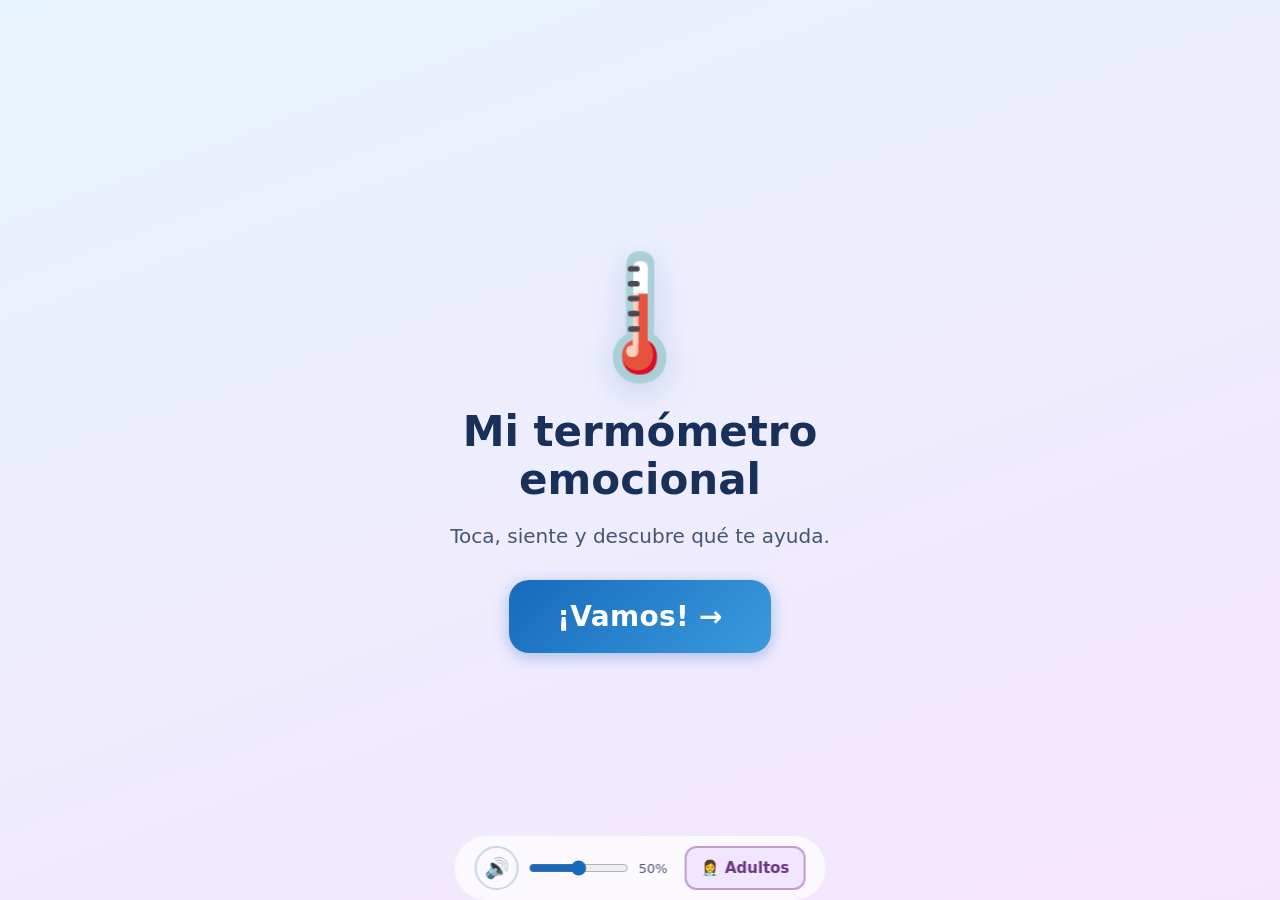
<file: index.html>
<!doctype html>
<html lang="es">
<head>
  <meta charset="utf-8">
  <meta name="viewport" content="width=device-width, initial-scale=1, viewport-fit=cover, user-scalable=no">
  <meta name="theme-color" content="#5b86e5">
  <meta name="mobile-web-app-capable" content="yes">
  <meta name="apple-mobile-web-app-capable" content="yes">
  <meta name="apple-mobile-web-app-status-bar-style" content="default">
  <meta name="apple-mobile-web-app-title" content="Termómetro">
  <meta name="description" content="Herramienta terapéutica para niños: identifica tus emociones y aprende a regularlas.">
  <title>Mi termómetro emocional</title>

  <!-- PWA Manifest -->
  <link rel="manifest" href="./manifest.webmanifest">

  <!-- Icons -->
  <link rel="icon" type="image/png" sizes="192x192" href="./icons/icon-192.png">
  <link rel="apple-touch-icon" href="./icons/icon-192.png">

  <!-- Styles -->
  <link rel="stylesheet" href="./css/main.css">
</head>
<body>

<!-- ============================================================
     PANTALLA DE BIENVENIDA
============================================================ -->
<div id="screen-welcome" class="screen active" role="main">
  <div class="welcome-content">
    <div class="thermo-logo" aria-hidden="true">🌡️</div>
    <h1>Mi termómetro<br>emocional</h1>
    <p class="welcome-sub">Toca, siente y descubre qué te ayuda.</p>
    <button class="btn-primary btn-large" id="btn-start">
      ¡Vamos! →
    </button>
  </div>
  <!-- Sound controls always visible -->
  <div class="sound-bar" role="group" aria-label="Controles de sonido">
    <button class="sound-toggle" id="sound-toggle" aria-label="Sonido activado, toca para apagar" aria-pressed="true">
      <span class="sound-icon">🔊</span>
    </button>
    <input type="range" id="volume-slider" min="0" max="1" step="0.1" value="0.5"
           aria-label="Volumen" class="volume-slider">
    <span class="volume-label" id="volume-label" aria-live="polite">50%</span>
    <!-- Adult panel link -->
    <button class="btn-adult" id="btn-adult-panel" aria-label="Panel para profesionales">
      👩‍⚕️ Adultos
    </button>
  </div>
</div>

<!-- ============================================================
     PANTALLA 1: IDENTIFICO MI EMOCIÓN
============================================================ -->
<div id="screen-emotion" class="screen" role="main" aria-label="Paso 1: ¿Qué emoción siento?">
  <header class="screen-header">
    <button class="btn-back" id="back-from-emotion" aria-label="Volver al inicio">←</button>
    <div class="step-indicator" aria-label="Paso 1 de 5">
      <span class="step active" aria-current="step">1</span>
      <span class="step">2</span><span class="step">3</span><span class="step">4</span><span class="step">5</span>
    </div>
    <div class="sound-bar mini">
      <button class="sound-toggle" id="sound-toggle-2" aria-pressed="true" aria-label="Sonido">🔊</button>
    </div>
  </header>

  <div class="screen-body">
    <h2 class="screen-title">¿Qué emoción siento?</h2>
    <p class="screen-hint">Toca la que se parezca más a lo que sientes ahora.</p>

    <div class="emotion-grid" id="emotion-grid" role="group" aria-label="Emociones">
      <!-- Generated by JS -->
    </div>

    <div class="custom-emotion-wrap">
      <p class="small-hint">¿Sientes algo diferente?</p>
      <div class="custom-emotion-row">
        <input type="text" id="custom-emotion-input" class="custom-input"
               placeholder="Escribe tu emoción…" aria-label="Escribe tu propia emoción"
               maxlength="30">
        <button class="btn-secondary" id="btn-add-emotion">+ Añadir</button>
      </div>
    </div>

    <button class="btn-primary btn-next" id="btn-go-thermo" disabled>
      Siguiente →
    </button>
  </div>
</div>

<!-- ============================================================
     PANTALLA 2: TERMÓMETRO
============================================================ -->
<div id="screen-thermo" class="screen" role="main" aria-label="Paso 2: ¿Qué tan fuerte se siente?">
  <header class="screen-header">
    <button class="btn-back" id="back-from-thermo" aria-label="Volver">←</button>
    <div class="step-indicator" aria-label="Paso 2 de 5">
      <span class="step done">1</span>
      <span class="step active" aria-current="step">2</span>
      <span class="step">3</span><span class="step">4</span><span class="step">5</span>
    </div>
    <div class="sound-bar mini">
      <button class="sound-toggle" id="sound-toggle-3" aria-pressed="true" aria-label="Sonido">🔊</button>
    </div>
  </header>

  <div class="screen-body thermo-layout">
    <h2 class="screen-title">¿Qué tan fuerte se siente?</h2>
    <p class="screen-hint">Desliza el termómetro o tócalo directamente.</p>

    <div class="thermo-area">
      <!-- Visual thermometer (touch-draggable) -->
      <div class="thermo-wrap" role="presentation">
        <div class="thermo-labels" aria-hidden="true">
          <span>10</span><span>9</span><span>8</span><span>7</span><span>6</span>
          <span>5</span><span>4</span><span>3</span><span>2</span><span>1</span><span>0</span>
        </div>
        <div class="thermo-tube-wrap" id="thermo-tube-wrap">
          <div class="thermo-tube" id="thermo-tube" aria-hidden="true">
            <div class="thermo-fill" id="thermo-fill"></div>
            <div class="thermo-handle" id="thermo-handle" role="presentation"></div>
          </div>
          <div class="thermo-bulb" aria-hidden="true" id="thermo-bulb"></div>
        </div>
        <div class="thermo-zones" aria-hidden="true">
          <div class="zone-label zone-high">😰 Alta</div>
          <div class="zone-label zone-mid">😬 Moderada</div>
          <div class="zone-label zone-low">😌 Leve</div>
          <div class="zone-label zone-calm">😊 Calma</div>
        </div>
      </div>

      <div class="thermo-info">
        <div class="thermo-value-display" aria-live="polite" aria-label="Nivel de emoción">
          <span class="thermo-number" id="thermo-number">5</span>
          <span class="thermo-denom">/10</span>
        </div>
        <div class="thermo-zone-badge" id="thermo-zone-badge">🟡 Emoción moderada</div>
        <div class="thermo-message" id="thermo-message">Puedo hacer una pausa y buscar una herramienta.</div>

        <!-- Accessible range input as alternative -->
        <div class="range-wrap">
          <label for="level-slider" class="visually-hidden">Intensidad de la emoción (0–10)</label>
          <input type="range" id="level-slider" min="0" max="10" value="5" step="1"
                 class="level-range" aria-valuetext="5 de 10">
        </div>

        <!-- Body sensation preview -->
        <div class="body-preview" aria-hidden="true">
          <div class="body-figure" id="body-figure">
            <div class="body-dot head" id="dot-head"></div>
            <div class="body-dot chest" id="dot-chest"></div>
            <div class="body-dot belly" id="dot-belly"></div>
            <div class="body-dot hands" id="dot-hands"></div>
          </div>
        </div>
      </div>
    </div>

    <button class="btn-primary btn-next" id="btn-go-body">
      Siguiente →
    </button>
  </div>
</div>

<!-- ============================================================
     PANTALLA 3: CONCIENCIA CORPORAL
============================================================ -->
<div id="screen-body" class="screen" role="main" aria-label="Paso 3: ¿Dónde lo siento en mi cuerpo?">
  <header class="screen-header">
    <button class="btn-back" id="back-from-body" aria-label="Volver">←</button>
    <div class="step-indicator" aria-label="Paso 3 de 5">
      <span class="step done">1</span><span class="step done">2</span>
      <span class="step active" aria-current="step">3</span>
      <span class="step">4</span><span class="step">5</span>
    </div>
    <div class="sound-bar mini">
      <button class="sound-toggle" id="sound-toggle-4" aria-pressed="true" aria-label="Sonido">🔊</button>
    </div>
  </header>

  <div class="screen-body">
    <h2 class="screen-title">¿Dónde lo siento en mi cuerpo?</h2>
    <p class="screen-hint">Puedes elegir todas las que quieras, o ninguna.</p>

    <div class="body-sensations-grid" id="body-sensations-grid"
         role="group" aria-label="Sensaciones corporales">
      <!-- Generated by JS -->
    </div>

    <p class="body-note small-hint">
      Las sensaciones son información de tu cuerpo. No hay respuestas incorrectas.
    </p>

    <button class="btn-primary btn-next" id="btn-go-tools">
      Siguiente →
    </button>
  </div>
</div>

<!-- ============================================================
     PANTALLA 4: VENTANITA DE HERRAMIENTAS
============================================================ -->
<div id="screen-tools" class="screen" role="main" aria-label="Paso 4: Ventanita de herramientas">
  <header class="screen-header">
    <button class="btn-back" id="back-from-tools" aria-label="Volver">←</button>
    <div class="step-indicator" aria-label="Paso 4 de 5">
      <span class="step done">1</span><span class="step done">2</span><span class="step done">3</span>
      <span class="step active" aria-current="step">4</span>
      <span class="step">5</span>
    </div>
    <div class="sound-bar mini">
      <button class="sound-toggle" id="sound-toggle-5" aria-pressed="true" aria-label="Sonido">🔊</button>
    </div>
  </header>

  <div class="screen-body">
    <h2 class="screen-title">Mi ventanita de herramientas</h2>

    <!-- Illustrated door/window -->
    <div class="window-scene" id="window-scene">
      <div class="window-door" id="window-door" role="button"
           tabindex="0" aria-expanded="false"
           aria-label="Abrir ventanita de herramientas">
        <div class="door-frame">
          <div class="door-panel left-panel">
            <div class="door-decoration">🌟</div>
          </div>
          <div class="door-panel right-panel">
            <div class="door-decoration">✨</div>
          </div>
          <div class="door-label">Toca para abrir 🚪</div>
        </div>
      </div>

      <!-- Tools revealed after opening -->
      <div class="tools-content hidden" id="tools-content" aria-live="polite">
        <p class="tools-intro">¿Qué me gustaría probar?</p>
        <div class="tools-grid" id="tools-grid" role="group" aria-label="Herramientas de regulación">
          <!-- Generated by JS -->
        </div>

        <!-- Breathing guide (shown when breathing is selected) -->
        <div class="breathing-guide hidden" id="breathing-guide" aria-live="polite">
          <div class="breath-circle" id="breath-circle">
            <span class="breath-text" id="breath-text">Inhala</span>
          </div>
          <p class="breath-instruction" id="breath-instruction">Respira despacio con el círculo</p>
          <button class="btn-secondary" id="btn-stop-breathing">Listo ✓</button>
        </div>

        <div class="selected-tool-feedback" id="tool-feedback" aria-live="polite"></div>

        <!-- Re-measure after tool -->
        <div class="re-measure-section" id="re-measure-section">
          <h3 class="re-measure-title">¿Cómo me siento ahora?</h3>
          <p class="re-measure-hint">No necesitas llegar a cero para estar bien. ¡Cualquier cambio cuenta!</p>
          <div class="mini-thermo-wrap">
            <label for="after-slider" class="visually-hidden">Intensidad después (0–10)</label>
            <div class="after-value-display">
              <span class="after-number" id="after-number">5</span>
              <span class="thermo-denom">/10</span>
            </div>
            <input type="range" id="after-slider" min="0" max="10" value="5" step="1"
                   class="level-range" aria-valuetext="5 de 10">
          </div>
          <button class="btn-primary" id="btn-go-summary">
            Ver mi recorrido →
          </button>
        </div>
      </div>
    </div>
  </div>
</div>

<!-- ============================================================
     PANTALLA 5: MI RECORRIDO (SUMMARY)
============================================================ -->
<div id="screen-summary" class="screen" role="main" aria-label="Paso 5: Mi recorrido">
  <header class="screen-header">
    <button class="btn-back" id="back-from-summary" aria-label="Volver">←</button>
    <div class="step-indicator" aria-label="Paso 5 de 5">
      <span class="step done">1</span><span class="step done">2</span>
      <span class="step done">3</span><span class="step done">4</span>
      <span class="step active" aria-current="step">5</span>
    </div>
    <div class="sound-bar mini">
      <button class="sound-toggle" id="sound-toggle-6" aria-pressed="true" aria-label="Sonido">🔊</button>
    </div>
  </header>

  <div class="screen-body">
    <h2 class="screen-title">Mi recorrido de hoy 🌈</h2>

    <div class="summary-card">
      <div class="summary-row">
        <div class="summary-emotion-badge" id="summary-emotion-badge">😠</div>
        <div class="summary-col">
          <div class="summary-label">Sentí</div>
          <div class="summary-value" id="summary-emotion-name">Enojo</div>
        </div>
      </div>

      <div class="journey-bar" aria-label="Mi recorrido">
        <div class="journey-step">
          <div class="journey-dot before-dot">
            <span class="journey-number" id="summary-before">5</span>
          </div>
          <div class="journey-desc">Antes</div>
        </div>
        <div class="journey-arrow">→</div>
        <div class="journey-step">
          <div class="journey-dot tool-dot">
            <span class="journey-icon" id="summary-tool-icon">🌬️</span>
          </div>
          <div class="journey-desc" id="summary-tool-name">Respirar</div>
        </div>
        <div class="journey-arrow">→</div>
        <div class="journey-step">
          <div class="journey-dot after-dot">
            <span class="journey-number" id="summary-after">3</span>
          </div>
          <div class="journey-desc">Después</div>
        </div>
      </div>

      <div class="summary-body-sensations" id="summary-body-sensations">
        <!-- shown if any body sensations were selected -->
      </div>

      <div class="summary-message" id="summary-message">
        <!-- personalized message generated by JS -->
      </div>
    </div>

    <p class="affirm-note">
      🌟 Las emociones son señales, no son buenas ni malas. Pedir ayuda siempre es válido.
    </p>

    <div class="summary-actions">
      <button class="btn-secondary" id="btn-try-again">
        🔄 Intentar otra herramienta
      </button>
      <button class="btn-primary" id="btn-finish">
        ✅ Terminar
      </button>
    </div>
  </div>
</div>

<!-- ============================================================
     PANEL ADULTOS
============================================================ -->
<div id="screen-adult" class="screen" role="main" aria-label="Panel para adultos y profesionales">
  <header class="screen-header">
    <button class="btn-back" id="back-from-adult" aria-label="Volver al inicio">←</button>
    <h2 class="adult-header-title">Material para adultos</h2>
  </header>

  <div class="adult-tabs" role="tablist" aria-label="Secciones del panel adulto">
    <button role="tab" aria-selected="true" aria-controls="tab-hawkins"
            id="tab-btn-hawkins" class="adult-tab active">
      Escala de Hawkins
    </button>
    <button role="tab" aria-selected="false" aria-controls="tab-model"
            id="tab-btn-model" class="adult-tab">
      Modelo bidimensional
    </button>
  </div>

  <!-- TAB A: Hawkins -->
  <div id="tab-hawkins" role="tabpanel" aria-labelledby="tab-btn-hawkins" class="adult-panel">
    <div class="notice-box">
      <strong>⚠️ Nota importante:</strong> Esta escala es una propuesta filosófica y espiritual de David R. Hawkins
      (<em>Power vs. Force</em>, 1995). <strong>No es una escala clínica ni científicamente validada.</strong>
      No debe confundirse con los niveles médicos de conciencia (Glasgow, AVPU, etc.).
    </div>
    <h3 class="section-title">Mapa de conciencia según David R. Hawkins</h3>
    <div class="hawkins-chart-wrap">
      <canvas id="hawkins-canvas" width="700" height="520" role="img"
              aria-label="Gráfico de la escala de Hawkins del 20 al 1000"></canvas>
    </div>
    <div class="hawkins-table-wrap">
      <table class="hawkins-table" aria-label="Niveles de Hawkins con descripción">
        <thead>
          <tr><th>Nivel</th><th>Emoción asociada</th><th>Descripción</th></tr>
        </thead>
        <tbody id="hawkins-tbody">
          <!-- Generated by JS -->
        </tbody>
      </table>
    </div>
  </div>

  <!-- TAB B: Modelo bidimensional -->
  <div id="tab-model" role="tabpanel" aria-labelledby="tab-btn-model"
       class="adult-panel hidden">
    <div class="notice-box">
      <strong>📐 Modelo conceptual de trabajo:</strong> Propuesto por la profesional.
      <strong>Pendiente de validación empírica.</strong>
      La intensidad y duración no determinan por sí solas la conciencia emocional;
      una emoción intensa puede experimentarse con plena atención y autorregulación.
    </div>
    <h3 class="section-title">Modelo bidimensional de experiencia emocional</h3>

    <div class="model-controls">
      <label class="model-traj-label" for="model-trajectory">Ver trayectoria:</label>
      <select id="model-trajectory" class="model-select" aria-label="Seleccionar trayectoria emocional">
        <option value="brief">Intensa y breve (ej. susto)</option>
        <option value="persistent">Moderada y persistente (ej. tristeza)</option>
        <option value="supported">Disminuye con apoyo (ej. enojo + compañía)</option>
        <option value="aware">Alta intensidad + conciencia</option>
      </select>
      <button class="btn-secondary" id="btn-model-export">💾 Exportar PNG</button>
    </div>

    <div class="model-chart-wrap">
      <canvas id="model-canvas" width="700" height="450" role="img"
              aria-label="Gráfico bidimensional: eje X duración, eje Y intensidad emocional"></canvas>
    </div>

    <div class="model-legend" id="model-legend">
      <!-- Generated by JS -->
    </div>

    <p class="model-note small-hint">
      Origen (0,0) = estado de referencia de tranquilidad. La tranquilidad no equivale a
      ausencia de conciencia emocional; es posible experimentar emociones intensas
      con plena atención y capacidad de elección.
    </p>
  </div>
</div>

<!-- ============================================================
     RESET CONFIRMATION MODAL
============================================================ -->
<div id="reset-modal" class="modal-overlay hidden" role="dialog"
     aria-modal="true" aria-labelledby="reset-modal-title">
  <div class="modal-box">
    <h3 id="reset-modal-title">¿Empezar de nuevo?</h3>
    <p>Se borrará lo que registraste en esta sesión.</p>
    <div class="modal-actions">
      <button class="btn-secondary" id="reset-cancel">No, seguir</button>
      <button class="btn-danger" id="reset-confirm">Sí, empezar</button>
    </div>
  </div>
</div>

<!-- Scripts -->
<script src="./js/sounds.js"></script>
<script src="./js/state.js"></script>
<script src="./js/thermometer.js"></script>
<script src="./js/tools.js"></script>
<script src="./js/adult.js"></script>
<script src="./js/app.js"></script>

<!-- PWA Service Worker registration -->
<script>
  if ('serviceWorker' in navigator) {
    window.addEventListener('load', () => {
      navigator.serviceWorker.register('./service-worker.js')
        .then(reg => console.log('SW registrado:', reg.scope))
        .catch(err => console.warn('SW no registrado:', err));
    });
  }
</script>
</body>
</html>
</file>
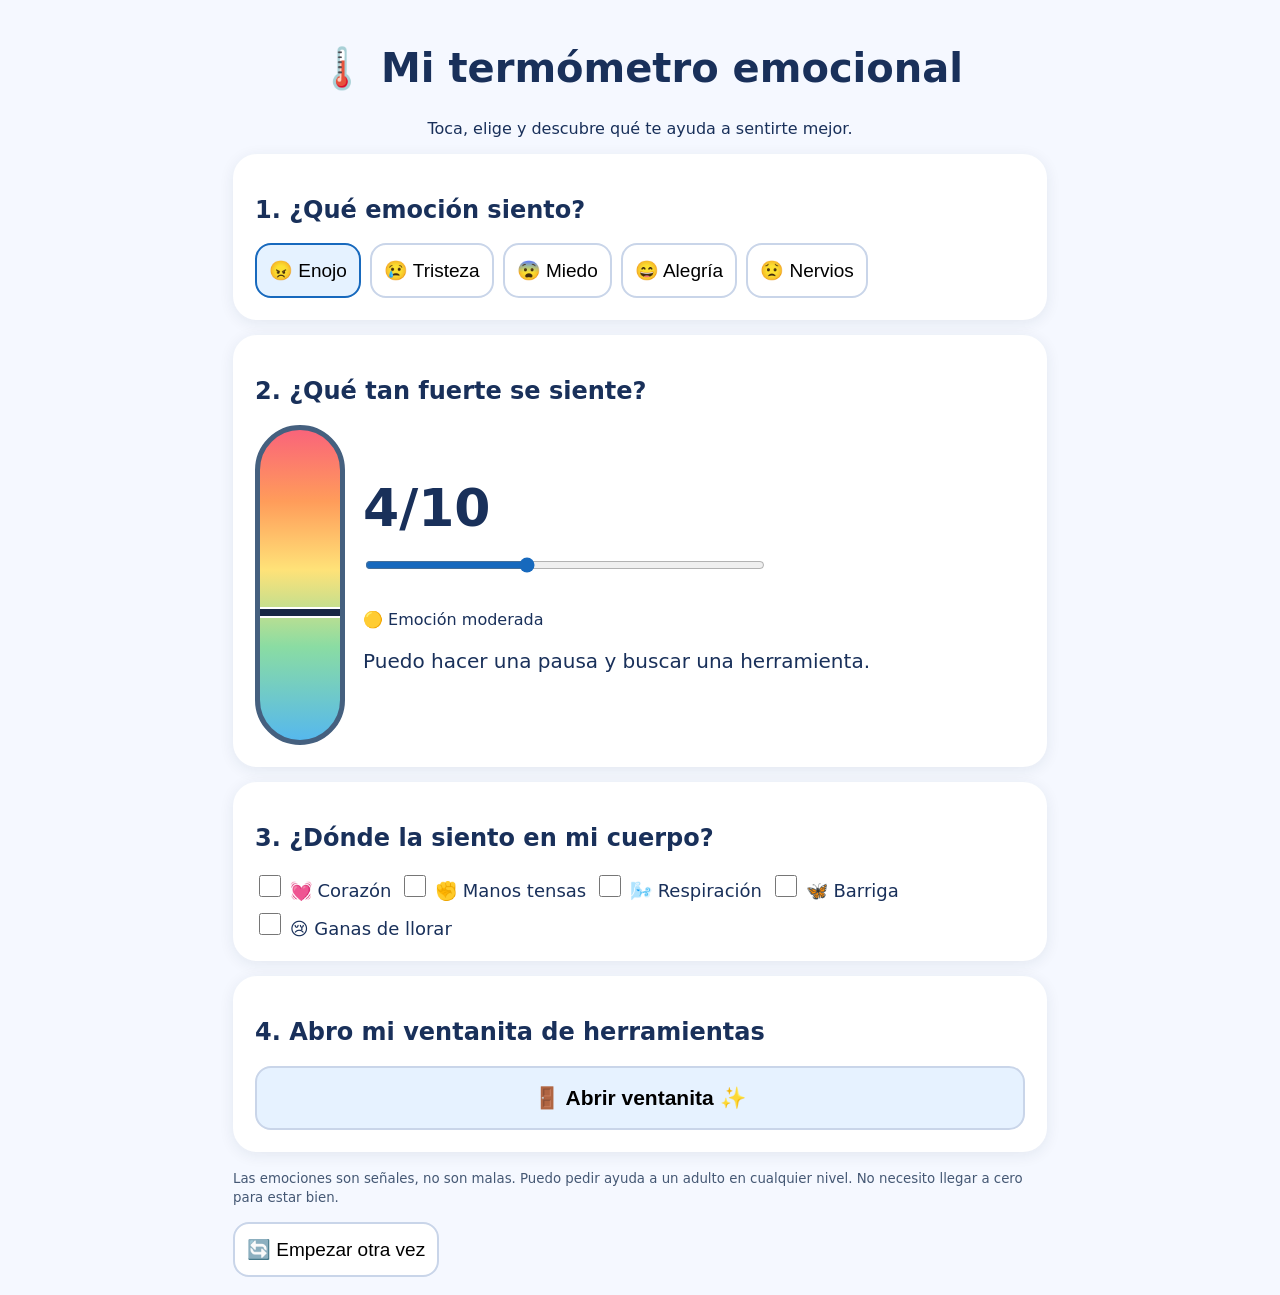
<file: demo_un_archivo.html>
<!doctype html><html lang="es"><head><meta charset="utf-8"><meta name="viewport" content="width=device-width,initial-scale=1,viewport-fit=cover"><title>Mi termómetro emocional</title><style>

*{box-sizing:border-box}body{margin:0;font-family:system-ui,Arial;background:#f5f8ff;color:#19305a}main{max-width:850px;margin:auto;padding:18px}h1{text-align:center;font-size:clamp(25px,5vw,40px)}.panel{background:white;border-radius:24px;padding:22px;margin:15px 0;box-shadow:0 3px 15px #142b4b15}.row{display:flex;gap:18px;flex-wrap:wrap;align-items:center}.choice{border:2px solid #c9d5e9;border-radius:16px;padding:12px;background:white;font-size:19px;min-height:55px;cursor:pointer}.choice[aria-pressed=true]{border-color:#1769bd;background:#e5f2ff}.choices{display:flex;gap:9px;flex-wrap:wrap}.thermo{width:90px;height:320px;border-radius:48px;border:5px solid #45607f;position:relative;overflow:hidden;background:linear-gradient(to top,#56b8ed,#8adca3 30%,#ffe278 55%,#ff9c5a 77%,#fa647a)}.indicator{position:absolute;bottom:40%;width:100%;height:7px;background:#172744;box-shadow:0 0 0 2px white}input[type=range]{width:min(100%,400px);accent-color:#1769bd;min-height:50px}.value{font-size:52px;font-weight:800}.tool{font-size:18px;padding:16px;min-height:58px}button{touch-action:manipulation}.hidden{display:none}#window{width:100%;padding:18px;background:#e6f2ff;font-size:21px;font-weight:bold}#message{font-size:20px}small{color:#455874}input[type=checkbox]{width:22px;height:22px}label{font-size:18px}#feedback{font-size:21px;font-weight:bold}

</style></head><body><main><h1>🌡️ Mi termómetro emocional</h1><p style="text-align:center">Toca, elige y descubre qué te ayuda a sentirte mejor.</p><section class="panel"><h2>1. ¿Qué emoción siento?</h2><div class="choices" id="emotions"><button class="choice" aria-pressed="true">😠 Enojo</button><button class="choice" aria-pressed="false">😢 Tristeza</button><button class="choice" aria-pressed="false">😨 Miedo</button><button class="choice" aria-pressed="false">😄 Alegría</button><button class="choice" aria-pressed="false">😟 Nervios</button></div></section><section class="panel"><h2>2. ¿Qué tan fuerte se siente?</h2><div class="row"><div class="thermo" aria-hidden="true"><div class="indicator" id="indicator"></div></div><div style="flex:1;min-width:170px"><div class="value"><span id="number">4</span>/10</div><input id="level" aria-label="Intensidad de la emoción" type="range" min="0" max="10" value="4"><p id="zone">🟡 Emoción moderada</p><p id="message">Puedo hacer una pausa y buscar una herramienta.</p></div></div></section><section class="panel"><h2>3. ¿Dónde la siento en mi cuerpo?</h2><div class="choices"><label><input type="checkbox"> 💓 Corazón</label><label><input type="checkbox"> ✊ Manos tensas</label><label><input type="checkbox"> 🌬️ Respiración</label><label><input type="checkbox"> 🦋 Barriga</label><label><input type="checkbox"> 😢 Ganas de llorar</label></div></section><section class="panel"><h2>4. Abro mi ventanita de herramientas</h2><button id="window" class="choice" aria-expanded="false">🚪 Abrir ventanita ✨</button><div id="tools" class="hidden"><p>¿Qué me gustaría probar?</p><div class="choices" id="toolChoices"></div><p id="feedback" aria-live="polite"></p><h3>¿Cómo me siento después?</h3><div class="value"><span id="afterNum">4</span>/10</div><input id="after" aria-label="Intensidad después" type="range" min="0" max="10" value="4"></div></section><p><small>Las emociones son señales, no son malas. Puedo pedir ayuda a un adulto en cualquier nivel. No necesito llegar a cero para estar bien.</small></p><button class="choice" id="reset">🔄 Empezar otra vez</button></main><script>

let ctx;function sound(f=500){try{ctx=ctx||new(window.AudioContext||window.webkitAudioContext)();if(ctx.state==='suspended')ctx.resume();let o=ctx.createOscillator(),g=ctx.createGain();o.type='sine';o.frequency.value=f;g.gain.setValueAtTime(.0001,ctx.currentTime);g.gain.exponentialRampToValueAtTime(.055,ctx.currentTime+.02);g.gain.exponentialRampToValueAtTime(.0001,ctx.currentTime+.18);o.connect(g).connect(ctx.destination);o.start();o.stop(ctx.currentTime+.2)}catch(e){}}

function emotionSound(name){
  try {
    ctx = ctx || new (window.AudioContext || window.webkitAudioContext)();
    if (ctx.state === 'suspended') ctx.resume();
    const origin = ctx.currentTime;
    function note(from, offset, duration, to, type='sine', volume=.06) {
      const oscillator=ctx.createOscillator(), gain=ctx.createGain();
      oscillator.type=type;
      oscillator.frequency.setValueAtTime(from,origin+offset);
      if(to) oscillator.frequency.exponentialRampToValueAtTime(to,origin+offset+duration);
      gain.gain.setValueAtTime(.0001,origin+offset);
      gain.gain.exponentialRampToValueAtTime(volume,origin+offset+.025);
      gain.gain.exponentialRampToValueAtTime(.0001,origin+offset+duration);
      oscillator.connect(gain).connect(ctx.destination);
      oscillator.start(origin+offset);oscillator.stop(origin+offset+duration+.02);
    }
    if(name.includes('Enojo')) {note(140,0,.3,87,'sawtooth',.025);note(108,.29,.25,80,'sawtooth',.025);}
    else if(name.includes('Tristeza')) {note(440,0,.32,330);note(330,.3,.42,220);}
    else if(name.includes('Miedo')) {note(510,0,.16,610,'triangle');note(640,.19,.21,490,'triangle');}
    else if(name.includes('Alegría')) {note(523,0,.14);note(659,.16,.14);note(784,.33,.25);}
    else if(name.includes('Nervios')) {note(430,0,.12);note(465,.15,.12);note(430,.30,.12);}
    else {note(440,0,.18);}
  }catch(e){ /* Optional audio: never block the activity if muted or unsupported. */ }
}

const level=document.getElementById('level'),after=document.getElementById('after');function render(){let n=+level.value;document.getElementById('number').textContent=n;document.getElementById('indicator').style.bottom=n*10+'%';document.getElementById('zone').textContent=n===0?'🔵 Tranquilidad':n<=3?'🟢 Emoción leve':n<=6?'🟡 Emoción moderada':n<=8?'🟠 Emoción alta':'🔴 Emoción muy alta';document.getElementById('message').textContent=n>=7?'Puedo pedir compañía y ayuda a un adulto.':n>=4?'Puedo hacer una pausa y buscar una herramienta.':'Puedo notar cómo se siente mi cuerpo.';after.value=n;document.getElementById('afterNum').textContent=n}
level.addEventListener('input',()=>{render();sound(320+Number(level.value)*45)});after.addEventListener('input',()=>{document.getElementById('afterNum').textContent=after.value;sound(400)});document.querySelectorAll('#emotions button').forEach(b=>b.addEventListener('click',()=>{document.querySelectorAll('#emotions button').forEach(x=>x.setAttribute('aria-pressed','false'));b.setAttribute('aria-pressed','true');emotionSound(b.textContent)}));
document.getElementById('window').addEventListener('click',()=>{let el=document.getElementById('tools'),open=el.classList.toggle('hidden')===false;document.getElementById('window').setAttribute('aria-expanded',open);document.getElementById('window').textContent=open?'🚪 Cerrar ventanita':'🚪 Abrir ventanita ✨';sound(open?650:400)});
['🌬️ Respirar despacio','🧸 Abrazar un peluche','🎨 Dibujar','💬 Hablar con un adulto','🛋️ Descansar','🎵 Escuchar música','🚶 Caminar','💧 Tomar agua'].forEach((t,i)=>{let b=document.createElement('button');b.className='choice tool';b.textContent=t;b.addEventListener('click',()=>{document.getElementById('feedback').textContent='¡Elegiste '+t+'!';sound(550+i*35)});document.getElementById('toolChoices').appendChild(b)});
document.getElementById('reset').addEventListener('click',()=>{level.value=4;render();document.querySelectorAll('input[type=checkbox]').forEach(x=>x.checked=false);document.getElementById('feedback').textContent='';sound(480)});render();

</script></body></html>
</file>
<file: css/main.css>
/* ============================================================
   MI TERMÓMETRO EMOCIONAL — CSS principal
   Tablet-first, touch-friendly, accessible
   ============================================================ */

/* ── Reset & Custom Properties ── */
*, *::before, *::after { box-sizing: border-box; margin: 0; padding: 0; }

:root {
  /* Paleta principal */
  --blue-dark:   #19305a;
  --blue-mid:    #1769bd;
  --blue-light:  #e5f2ff;
  --bg:          #f0f6ff;
  --white:       #ffffff;
  --shadow:      0 4px 20px rgba(20,43,75,.12);

  /* Emociones */
  --enojo:      #ff5a4e;
  --alegria:    #ffd23f;
  --tristeza:   #5b9bd5;
  --miedo:      #9b59b6;
  --nervios:    #f39c12;
  --calma:      #27ae60;

  /* Termómetro zones */
  --zone-calm:  #56b8ed;
  --zone-low:   #8adca3;
  --zone-mid:   #ffe278;
  --zone-high:  #ff9c5a;
  --zone-max:   #fa647a;

  /* Typography */
  --font-main: system-ui, 'Segoe UI', Arial, sans-serif;
  --size-sm: clamp(14px, 2.5vw, 16px);
  --size-md: clamp(16px, 3vw, 20px);
  --size-lg: clamp(20px, 4vw, 28px);
  --size-xl: clamp(28px, 6vw, 42px);

  /* Spacing */
  --sp-xs: 6px;
  --sp-sm: 12px;
  --sp-md: 20px;
  --sp-lg: 32px;

  /* Touch targets */
  --touch-min: 52px;
  --radius: 20px;
  --radius-sm: 12px;
}

/* ── Base ── */
html { height: 100%; scroll-behavior: smooth; }
body {
  height: 100%;
  font-family: var(--font-main);
  background: var(--bg);
  color: var(--blue-dark);
  overflow: hidden; /* single-screen app */
  -webkit-tap-highlight-color: transparent;
  font-size: var(--size-md);
}

/* ── Accessibility ── */
.visually-hidden {
  position: absolute;
  width: 1px; height: 1px;
  overflow: hidden;
  clip: rect(0,0,0,0);
  white-space: nowrap;
}

/* Focus ring for keyboard users */
:focus-visible {
  outline: 3px solid var(--blue-mid);
  outline-offset: 3px;
  border-radius: var(--radius-sm);
}

/* Reduced motion */
@media (prefers-reduced-motion: reduce) {
  *, *::before, *::after {
    animation-duration: 0.01ms !important;
    transition-duration: 0.01ms !important;
  }
}

/* ── Screens ── */
.screen {
  position: fixed;
  inset: 0;
  display: flex;
  flex-direction: column;
  background: var(--bg);
  opacity: 0;
  pointer-events: none;
  transform: translateX(40px);
  transition: opacity .28s ease, transform .28s ease;
  overflow-y: auto;
  -webkit-overflow-scrolling: touch;
  overscroll-behavior: contain;
}
.screen.active {
  opacity: 1;
  pointer-events: all;
  transform: translateX(0);
}
.screen.slide-out {
  opacity: 0;
  transform: translateX(-40px);
}

/* ── Screen Header ── */
.screen-header {
  display: flex;
  align-items: center;
  gap: var(--sp-sm);
  padding: env(safe-area-inset-top, 12px) var(--sp-md) var(--sp-sm);
  background: var(--white);
  box-shadow: 0 2px 8px rgba(20,43,75,.08);
  position: sticky;
  top: 0;
  z-index: 10;
  min-height: 60px;
}
.btn-back {
  background: var(--blue-light);
  border: none;
  border-radius: 50%;
  width: 44px; height: 44px;
  font-size: 20px;
  cursor: pointer;
  flex-shrink: 0;
  display: flex; align-items: center; justify-content: center;
  color: var(--blue-mid);
  font-weight: bold;
}

/* ── Step Indicator ── */
.step-indicator {
  display: flex;
  gap: 8px;
  flex: 1;
  justify-content: center;
}
.step {
  width: 32px; height: 32px;
  border-radius: 50%;
  background: #dce7f5;
  color: #7a8fa6;
  font-size: 14px;
  font-weight: 700;
  display: flex; align-items: center; justify-content: center;
}
.step.active {
  background: var(--blue-mid);
  color: var(--white);
  box-shadow: 0 2px 8px rgba(23,105,189,.4);
}
.step.done {
  background: var(--calma);
  color: var(--white);
}

/* ── Screen Body ── */
.screen-body {
  flex: 1;
  padding: var(--sp-md);
  max-width: 900px;
  margin: 0 auto;
  width: 100%;
  display: flex;
  flex-direction: column;
  gap: var(--sp-md);
  padding-bottom: env(safe-area-inset-bottom, 20px);
}
.screen-title {
  font-size: var(--size-lg);
  font-weight: 800;
  color: var(--blue-dark);
  text-align: center;
}
.screen-hint {
  text-align: center;
  color: #557;
  font-size: var(--size-sm);
}

/* ── Buttons ── */
button { touch-action: manipulation; cursor: pointer; border: none; font-family: inherit; }
.btn-primary {
  background: linear-gradient(135deg, var(--blue-mid), #3a9bdc);
  color: var(--white);
  font-size: var(--size-md);
  font-weight: 700;
  padding: 16px 32px;
  border-radius: var(--radius);
  min-height: var(--touch-min);
  box-shadow: 0 4px 16px rgba(23,105,189,.35);
  transition: transform .15s, box-shadow .15s;
  letter-spacing: .3px;
}
.btn-primary:active { transform: scale(.97); box-shadow: 0 2px 8px rgba(23,105,189,.2); }
.btn-primary:disabled { opacity: .45; cursor: not-allowed; transform: none; }
.btn-primary.btn-large { font-size: var(--size-lg); padding: 20px 48px; }
.btn-primary.btn-next { align-self: center; min-width: 220px; margin-top: auto; }

.btn-secondary {
  background: var(--white);
  color: var(--blue-mid);
  border: 2px solid var(--blue-mid);
  font-size: var(--size-sm);
  font-weight: 600;
  padding: 12px 22px;
  border-radius: var(--radius-sm);
  min-height: var(--touch-min);
  transition: background .15s;
}
.btn-secondary:active { background: var(--blue-light); }

.btn-danger {
  background: #e74c3c;
  color: var(--white);
  font-size: var(--size-md);
  font-weight: 700;
  padding: 14px 28px;
  border-radius: var(--radius-sm);
  min-height: var(--touch-min);
}

/* ── Sound Bar ── */
.sound-bar {
  display: flex;
  align-items: center;
  gap: 10px;
  padding: var(--sp-sm) var(--sp-md);
}
.sound-bar.mini { padding: 0; }
.sound-toggle {
  background: none;
  border: 2px solid #c9d5e9;
  border-radius: 50%;
  width: 44px; height: 44px;
  font-size: 20px;
  display: flex; align-items: center; justify-content: center;
}
.sound-toggle[aria-pressed="false"] { opacity: .5; }
.volume-slider {
  width: 100px;
  accent-color: var(--blue-mid);
  cursor: pointer;
}
.volume-label {
  font-size: 13px;
  color: #557;
  min-width: 36px;
}
.btn-adult {
  margin-left: auto;
  background: #f0e6ff;
  color: #6c3483;
  border: 2px solid #c39bd3;
  border-radius: var(--radius-sm);
  font-size: 15px;
  font-weight: 600;
  padding: 8px 14px;
  min-height: 44px;
}

/* ── Welcome Screen ── */
#screen-welcome {
  justify-content: center;
  align-items: center;
  background: linear-gradient(160deg, #e8f4fd 0%, #f5e6ff 100%);
}
.welcome-content {
  display: flex;
  flex-direction: column;
  align-items: center;
  gap: var(--sp-md);
  padding: var(--sp-lg);
  text-align: center;
}
.thermo-logo {
  font-size: clamp(64px, 15vw, 120px);
  animation: float 3s ease-in-out infinite;
  filter: drop-shadow(0 8px 16px rgba(23,105,189,.2));
}
@keyframes float {
  0%, 100% { transform: translateY(0); }
  50% { transform: translateY(-12px); }
}
#screen-welcome h1 {
  font-size: var(--size-xl);
  font-weight: 900;
  color: var(--blue-dark);
  line-height: 1.15;
}
.welcome-sub {
  font-size: var(--size-md);
  color: #445577;
  margin-bottom: var(--sp-sm);
}
#screen-welcome .sound-bar {
  position: absolute;
  bottom: env(safe-area-inset-bottom, 20px);
  left: 50%;
  transform: translateX(-50%);
  background: rgba(255,255,255,.7);
  border-radius: 50px;
  padding: 10px 20px;
  backdrop-filter: blur(8px);
}

/* ── Emotion Grid ── */
.emotion-grid {
  display: grid;
  grid-template-columns: repeat(auto-fit, minmax(140px, 1fr));
  gap: var(--sp-sm);
}
.emotion-card {
  display: flex;
  flex-direction: column;
  align-items: center;
  justify-content: center;
  gap: 8px;
  padding: var(--sp-md) var(--sp-sm);
  border-radius: var(--radius);
  border: 3px solid transparent;
  background: var(--white);
  box-shadow: var(--shadow);
  min-height: 130px;
  cursor: pointer;
  transition: transform .18s, box-shadow .18s, border-color .18s;
  -webkit-tap-highlight-color: transparent;
}
.emotion-card:active { transform: scale(.95); }
.emotion-card[aria-pressed="true"] {
  border-color: currentColor;
  box-shadow: 0 0 0 4px rgba(23,105,189,.2), var(--shadow);
  transform: scale(1.04);
}
.emotion-card .emotion-emoji {
  font-size: clamp(36px, 8vw, 52px);
  line-height: 1;
}
.emotion-card .emotion-name {
  font-size: var(--size-md);
  font-weight: 700;
  text-align: center;
}
/* Emotion-specific colors */
.emotion-card[data-emotion="enojo"]      { --card-color: var(--enojo);    color: var(--enojo); }
.emotion-card[data-emotion="alegria"]    { --card-color: #c9900a;          color: #c9900a; }
.emotion-card[data-emotion="tristeza"]   { --card-color: var(--tristeza);  color: var(--tristeza); }
.emotion-card[data-emotion="miedo"]      { --card-color: var(--miedo);     color: var(--miedo); }
.emotion-card[data-emotion="nervios"]    { --card-color: var(--nervios);   color: var(--nervios); }
.emotion-card[data-emotion="calma"]      { --card-color: var(--calma);     color: var(--calma); }
.emotion-card[data-emotion="custom"]     { --card-color: #7f8c8d;          color: #7f8c8d; }

.emotion-card[aria-pressed="true"] {
  background: color-mix(in srgb, var(--card-color, var(--blue-mid)) 10%, white);
}

/* ── Custom Emotion ── */
.custom-emotion-wrap { display: flex; flex-direction: column; gap: 6px; }
.custom-emotion-row { display: flex; gap: 8px; align-items: center; }
.custom-input {
  flex: 1;
  padding: 12px 16px;
  border: 2px solid #c9d5e9;
  border-radius: var(--radius-sm);
  font-size: var(--size-md);
  font-family: inherit;
  color: var(--blue-dark);
  background: var(--white);
}
.custom-input:focus { border-color: var(--blue-mid); outline: none; }
.small-hint { font-size: var(--size-sm); color: #557; }

/* ── Thermometer ── */
.thermo-layout { gap: var(--sp-sm); }
.thermo-area {
  display: flex;
  gap: var(--sp-lg);
  align-items: flex-start;
  justify-content: center;
  flex-wrap: wrap;
}
.thermo-wrap {
  display: flex;
  gap: var(--sp-sm);
  align-items: flex-end;
}
.thermo-labels {
  display: flex;
  flex-direction: column;
  justify-content: space-between;
  height: 380px;
  font-size: 14px;
  font-weight: 600;
  color: var(--blue-dark);
  text-align: right;
  padding-bottom: 36px;
}
.thermo-tube-wrap {
  display: flex;
  flex-direction: column;
  align-items: center;
  cursor: pointer;
  user-select: none;
  -webkit-user-select: none;
  touch-action: none;
}
.thermo-tube {
  width: 68px;
  height: 380px;
  border-radius: 34px 34px 0 0;
  border: 5px solid var(--blue-dark);
  border-bottom: none;
  position: relative;
  overflow: hidden;
  background: #dce7f5;
  box-shadow: inset 0 2px 8px rgba(20,43,75,.15);
}
.thermo-fill {
  position: absolute;
  bottom: 0;
  left: 0; right: 0;
  height: 50%;
  background: linear-gradient(to top, var(--zone-calm), var(--zone-low) 30%, var(--zone-mid) 55%, var(--zone-high) 77%, var(--zone-max));
  transition: height .2s ease;
}
.thermo-handle {
  position: absolute;
  left: 50%;
  transform: translate(-50%, 50%);
  width: 50px; height: 20px;
  background: var(--white);
  border: 3px solid var(--blue-dark);
  border-radius: 10px;
  box-shadow: 0 2px 8px rgba(20,43,75,.25);
  transition: bottom .2s ease;
}
.thermo-bulb {
  width: 80px; height: 80px;
  border-radius: 50%;
  border: 5px solid var(--blue-dark);
  background: var(--zone-calm);
  margin-top: -5px;
  box-shadow: var(--shadow);
  transition: background .2s ease;
}
.thermo-zones {
  display: flex;
  flex-direction: column;
  justify-content: space-between;
  height: 380px;
  padding-bottom: 36px;
}
.zone-label {
  font-size: 13px;
  font-weight: 600;
  color: #557;
}

/* Thermo info panel */
.thermo-info {
  display: flex;
  flex-direction: column;
  gap: var(--sp-md);
  min-width: 200px;
  align-items: center;
}
.thermo-value-display {
  display: flex;
  align-items: baseline;
  gap: 4px;
}
.thermo-number {
  font-size: clamp(60px, 12vw, 80px);
  font-weight: 900;
  color: var(--blue-mid);
  line-height: 1;
  transition: color .3s;
}
.thermo-denom { font-size: 28px; color: #8899aa; font-weight: 700; }
.thermo-zone-badge {
  font-size: var(--size-md);
  font-weight: 700;
  padding: 8px 18px;
  border-radius: 50px;
  background: var(--white);
  box-shadow: var(--shadow);
}
.thermo-message {
  font-size: var(--size-sm);
  color: #445;
  text-align: center;
  max-width: 220px;
  line-height: 1.5;
}
.range-wrap { width: 100%; }
.level-range {
  width: 100%;
  min-height: 50px;
  accent-color: var(--blue-mid);
  cursor: pointer;
}

/* Body figure dots (preview) */
.body-preview { margin-top: var(--sp-sm); }
.body-figure {
  width: 60px; height: 140px;
  background: url("data:image/svg+xml,%3Csvg xmlns='http://www.w3.org/2000/svg' viewBox='0 0 60 140'%3E%3Ccircle cx='30' cy='20' r='16' fill='%23dce7f5' stroke='%2345607f' stroke-width='2'/%3E%3Crect x='18' y='36' width='24' height='50' rx='8' fill='%23dce7f5' stroke='%2345607f' stroke-width='2'/%3E%3Crect x='4' y='38' width='14' height='36' rx='6' fill='%23dce7f5' stroke='%2345607f' stroke-width='2'/%3E%3Crect x='42' y='38' width='14' height='36' rx='6' fill='%23dce7f5' stroke='%2345607f' stroke-width='2'/%3E%3Crect x='18' y='86' width='10' height='40' rx='6' fill='%23dce7f5' stroke='%2345607f' stroke-width='2'/%3E%3Crect x='32' y='86' width='10' height='40' rx='6' fill='%23dce7f5' stroke='%2345607f' stroke-width='2'/%3E%3C/svg%3E") no-repeat center;
  background-size: contain;
  position: relative;
  margin: 0 auto;
}
.body-dot {
  position: absolute;
  width: 14px; height: 14px;
  border-radius: 50%;
  background: rgba(255,100,80,.0);
  transition: background .3s, transform .3s;
}
.body-dot.active {
  background: rgba(255,100,80,.7);
  transform: scale(1.3);
  box-shadow: 0 0 8px rgba(255,100,80,.5);
}
.body-dot.head  { top: 12px; left: 22px; }
.body-dot.chest { top: 50px; left: 22px; }
.body-dot.belly { top: 72px; left: 22px; }
.body-dot.hands { top: 60px; left: 6px; }

/* ── Body Sensations ── */
.body-sensations-grid {
  display: grid;
  grid-template-columns: repeat(auto-fill, minmax(140px, 1fr));
  gap: var(--sp-sm);
}
.sensation-card {
  display: flex;
  flex-direction: column;
  align-items: center;
  gap: 6px;
  padding: var(--sp-sm) 8px;
  border-radius: var(--radius);
  border: 3px solid #dce7f5;
  background: var(--white);
  min-height: 100px;
  cursor: pointer;
  transition: border-color .18s, background .18s, transform .15s;
  font-size: var(--size-sm);
  font-weight: 600;
  text-align: center;
}
.sensation-card .sens-emoji { font-size: 32px; }
.sensation-card[aria-pressed="true"] {
  border-color: var(--blue-mid);
  background: var(--blue-light);
  transform: scale(1.04);
}
.sensation-card:active { transform: scale(.96); }
.body-note { padding: var(--sp-sm); text-align: center; }

/* ── Tools Window ── */
.window-scene {
  display: flex;
  flex-direction: column;
  gap: var(--sp-md);
  align-items: center;
}
.window-door {
  width: min(100%, 420px);
  border-radius: var(--radius);
  overflow: hidden;
  cursor: pointer;
  box-shadow: 0 8px 32px rgba(20,43,75,.18);
  transition: transform .2s;
}
.window-door:active { transform: scale(.98); }
.door-frame {
  display: flex;
  position: relative;
  background: linear-gradient(135deg, #8b6914, #c9900a 40%, #8b6914);
  padding: 6px;
  border-radius: var(--radius);
  gap: 6px;
  min-height: 140px;
}
.door-panel {
  flex: 1;
  background: linear-gradient(160deg, #ffecd2, #fcb69f);
  border-radius: calc(var(--radius) - 6px);
  display: flex;
  align-items: center;
  justify-content: center;
  transition: transform .6s ease;
  transform-origin: left center;
  min-height: 128px;
}
.right-panel { transform-origin: right center; }
.door-decoration { font-size: 36px; }

.window-door[aria-expanded="true"] .left-panel  { transform: rotateY(-70deg); opacity: .7; }
.window-door[aria-expanded="true"] .right-panel { transform: rotateY(70deg); opacity: .7; }

.door-label {
  position: absolute;
  bottom: 10px;
  left: 50%;
  transform: translateX(-50%);
  background: rgba(255,255,255,.85);
  backdrop-filter: blur(4px);
  padding: 6px 16px;
  border-radius: 50px;
  font-size: var(--size-sm);
  font-weight: 700;
  color: #7a5200;
  white-space: nowrap;
}

/* Tools grid */
.tools-content { width: 100%; display: flex; flex-direction: column; gap: var(--sp-md); }
.tools-intro { font-size: var(--size-md); font-weight: 700; text-align: center; color: var(--blue-dark); }
.tools-grid {
  display: grid;
  grid-template-columns: repeat(auto-fill, minmax(130px, 1fr));
  gap: var(--sp-sm);
}
.tool-card {
  display: flex;
  flex-direction: column;
  align-items: center;
  gap: 6px;
  padding: var(--sp-sm);
  border-radius: var(--radius);
  border: 3px solid #dce7f5;
  background: var(--white);
  min-height: 110px;
  cursor: pointer;
  font-size: var(--size-sm);
  font-weight: 600;
  text-align: center;
  transition: border-color .18s, background .18s, transform .15s;
  box-shadow: var(--shadow);
}
.tool-card .tool-emoji { font-size: 36px; }
.tool-card[aria-pressed="true"] {
  border-color: var(--calma);
  background: #e8fdf0;
  transform: scale(1.04);
}
.tool-card:active { transform: scale(.96); }

/* Breathing guide */
.breathing-guide {
  display: flex;
  flex-direction: column;
  align-items: center;
  gap: var(--sp-md);
  padding: var(--sp-lg);
  background: linear-gradient(135deg, #e8f4fd, #d5e8ff);
  border-radius: var(--radius);
}
.breath-circle {
  width: 140px; height: 140px;
  border-radius: 50%;
  background: var(--blue-mid);
  display: flex;
  align-items: center;
  justify-content: center;
  animation: breathe 8s ease-in-out infinite;
}
@keyframes breathe {
  0%, 100% { transform: scale(1); background: #3a9bdc; }
  25%       { transform: scale(1.45); background: #27ae60; }
  50%       { transform: scale(1.45); background: #27ae60; }
  75%       { transform: scale(1); background: #3a9bdc; }
}
.breath-text { color: white; font-weight: 800; font-size: var(--size-md); }
.breath-instruction { font-size: var(--size-sm); color: #334; font-weight: 600; text-align: center; }

/* Re-measure */
.re-measure-section {
  display: flex;
  flex-direction: column;
  gap: var(--sp-sm);
  align-items: center;
  background: var(--white);
  border-radius: var(--radius);
  padding: var(--sp-md);
  box-shadow: var(--shadow);
}
.re-measure-title { font-size: var(--size-md); font-weight: 800; color: var(--blue-dark); }
.re-measure-hint { font-size: var(--size-sm); color: #557; text-align: center; }
.mini-thermo-wrap { width: 100%; display: flex; flex-direction: column; gap: 8px; align-items: center; }
.after-value-display { display: flex; align-items: baseline; gap: 4px; }
.after-number { font-size: 48px; font-weight: 900; color: var(--calma); }

.selected-tool-feedback {
  font-size: var(--size-md);
  font-weight: 700;
  color: var(--calma);
  text-align: center;
  min-height: 28px;
}

/* ── Summary ── */
.summary-card {
  background: var(--white);
  border-radius: var(--radius);
  padding: var(--sp-lg);
  box-shadow: var(--shadow);
  display: flex;
  flex-direction: column;
  gap: var(--sp-md);
}
.summary-row {
  display: flex;
  align-items: center;
  gap: var(--sp-md);
}
.summary-emotion-badge {
  font-size: 52px;
  line-height: 1;
}
.summary-col { display: flex; flex-direction: column; gap: 4px; }
.summary-label { font-size: var(--size-sm); color: #557; font-weight: 600; }
.summary-value { font-size: var(--size-lg); font-weight: 800; color: var(--blue-dark); }

.journey-bar {
  display: flex;
  align-items: center;
  justify-content: center;
  gap: var(--sp-sm);
  flex-wrap: wrap;
}
.journey-step { display: flex; flex-direction: column; align-items: center; gap: 6px; }
.journey-dot {
  width: 64px; height: 64px;
  border-radius: 50%;
  display: flex; align-items: center; justify-content: center;
  font-weight: 900;
  box-shadow: var(--shadow);
}
.before-dot { background: var(--zone-high); }
.tool-dot   { background: var(--calma); }
.after-dot  { background: var(--zone-calm); }
.journey-number { font-size: 28px; color: white; }
.journey-icon   { font-size: 28px; }
.journey-desc   { font-size: 13px; color: #557; font-weight: 600; }
.journey-arrow  { font-size: 24px; color: #c9d5e9; }

.summary-body-sensations {
  display: flex;
  flex-wrap: wrap;
  gap: 8px;
}
.sensation-tag {
  background: var(--blue-light);
  color: var(--blue-mid);
  border-radius: 50px;
  padding: 6px 14px;
  font-size: 14px;
  font-weight: 600;
}
.summary-message {
  font-size: var(--size-md);
  font-weight: 700;
  color: var(--blue-dark);
  text-align: center;
  line-height: 1.5;
  background: linear-gradient(135deg, #e8fdf0, #d5f5e3);
  border-radius: var(--radius-sm);
  padding: var(--sp-sm) var(--sp-md);
}
.affirm-note {
  font-size: var(--size-sm);
  color: #445577;
  text-align: center;
  line-height: 1.6;
}
.summary-actions {
  display: flex;
  gap: var(--sp-sm);
  justify-content: center;
  flex-wrap: wrap;
}

/* ── Adult Panel ── */
#screen-adult {
  overflow-y: auto;
  background: #fafbfe;
}
.adult-header-title {
  font-size: var(--size-md);
  font-weight: 700;
  color: #6c3483;
  flex: 1;
  text-align: center;
}
.adult-tabs {
  display: flex;
  gap: 0;
  border-bottom: 3px solid #dce7f5;
  background: var(--white);
  position: sticky;
  top: 60px;
  z-index: 9;
}
.adult-tab {
  flex: 1;
  padding: 14px;
  font-size: var(--size-sm);
  font-weight: 700;
  color: #557;
  background: none;
  border: none;
  border-bottom: 4px solid transparent;
  cursor: pointer;
  transition: color .2s, border-color .2s;
}
.adult-tab.active { color: #6c3483; border-bottom-color: #6c3483; }

.adult-panel {
  padding: var(--sp-md);
  max-width: 800px;
  margin: 0 auto;
  display: flex;
  flex-direction: column;
  gap: var(--sp-md);
}
.adult-panel.hidden { display: none; }

.notice-box {
  background: #fff8e1;
  border-left: 5px solid #f39c12;
  border-radius: 0 var(--radius-sm) var(--radius-sm) 0;
  padding: var(--sp-sm) var(--sp-md);
  font-size: var(--size-sm);
  line-height: 1.6;
  color: #5a4100;
}
.section-title {
  font-size: var(--size-lg);
  font-weight: 800;
  color: var(--blue-dark);
}
.hawkins-chart-wrap, .model-chart-wrap {
  width: 100%;
  overflow-x: auto;
}
.hawkins-chart-wrap canvas, .model-chart-wrap canvas {
  display: block;
  max-width: 100%;
  height: auto;
}
.hawkins-table-wrap { overflow-x: auto; max-height: 380px; overflow-y: auto; }
.hawkins-table {
  width: 100%;
  border-collapse: collapse;
  font-size: var(--size-sm);
}
.hawkins-table th, .hawkins-table td {
  border: 1px solid #dce7f5;
  padding: 10px 14px;
  text-align: left;
}
.hawkins-table th {
  background: #f0f4ff;
  font-weight: 700;
  position: sticky;
  top: 0;
}
.hawkins-table tr:nth-child(even) { background: #f8faff; }

.model-controls {
  display: flex;
  gap: var(--sp-sm);
  align-items: center;
  flex-wrap: wrap;
}
.model-traj-label { font-weight: 600; font-size: var(--size-sm); }
.model-select {
  flex: 1;
  min-width: 200px;
  padding: 10px 14px;
  border: 2px solid #c9d5e9;
  border-radius: var(--radius-sm);
  font-family: inherit;
  font-size: var(--size-sm);
  background: var(--white);
}
.model-legend {
  display: flex;
  flex-wrap: wrap;
  gap: var(--sp-sm);
}
.legend-item {
  display: flex;
  align-items: center;
  gap: 6px;
  font-size: 13px;
}
.legend-swatch {
  width: 20px; height: 4px;
  border-radius: 2px;
}
.model-note { margin-top: var(--sp-sm); }

/* ── Modal ── */
.modal-overlay {
  position: fixed;
  inset: 0;
  background: rgba(20,43,75,.5);
  display: flex;
  align-items: center;
  justify-content: center;
  z-index: 1000;
  backdrop-filter: blur(4px);
}
.modal-overlay.hidden { display: none; }
.modal-box {
  background: var(--white);
  border-radius: var(--radius);
  padding: var(--sp-lg);
  max-width: 340px;
  width: 90%;
  display: flex;
  flex-direction: column;
  gap: var(--sp-md);
  box-shadow: 0 16px 48px rgba(20,43,75,.3);
}
.modal-box h3 { font-size: var(--size-lg); font-weight: 800; color: var(--blue-dark); }
.modal-actions { display: flex; gap: var(--sp-sm); justify-content: flex-end; }

/* ── Utility ── */
.hidden { display: none !important; }

/* ── Tablet & landscape adjustments ── */
@media (min-width: 600px) {
  .emotion-grid { grid-template-columns: repeat(3, 1fr); }
  .body-sensations-grid { grid-template-columns: repeat(4, 1fr); }
  .tools-grid { grid-template-columns: repeat(4, 1fr); }
}
@media (min-width: 900px) {
  .emotion-grid { grid-template-columns: repeat(3, 1fr); }
  .screen-body { padding: var(--sp-lg); }
}
@media (orientation: landscape) and (max-height: 600px) {
  .thermo-tube  { height: 260px; }
  .thermo-labels { height: 260px; }
  .thermo-zones  { height: 260px; }
  .thermo-bulb   { width: 60px; height: 60px; }
  .emotion-card  { min-height: 90px; }
}
</file>
